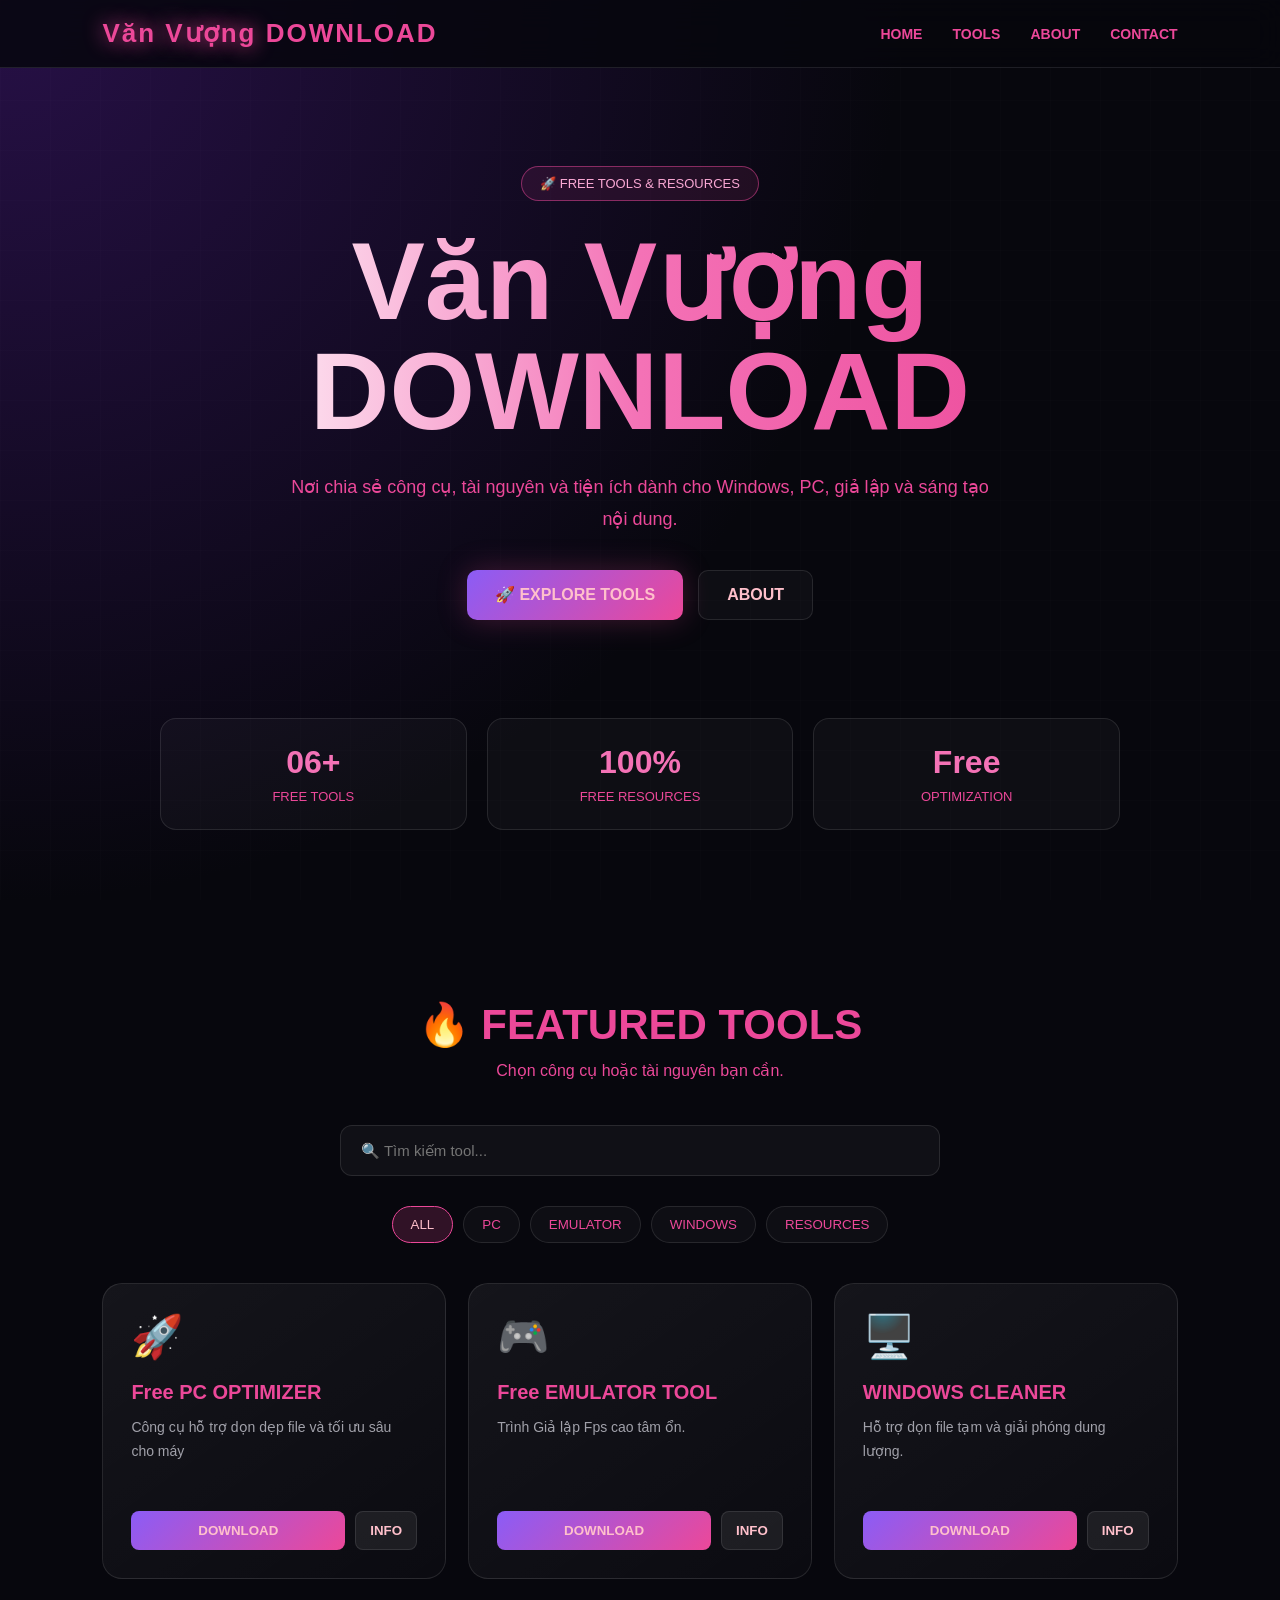
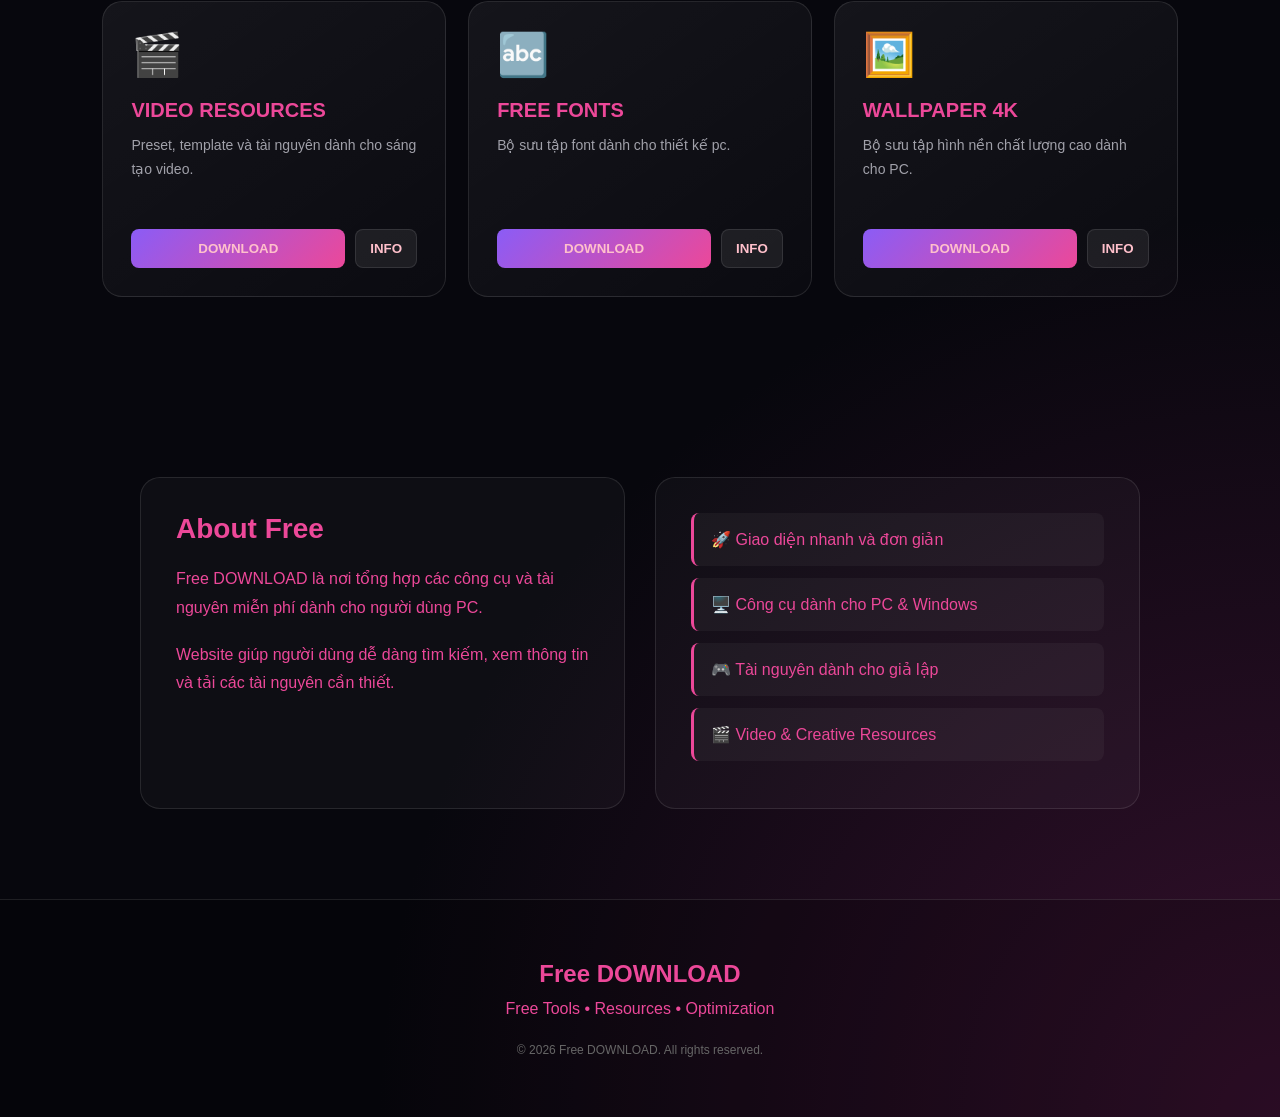
<file: index.html>
<!DOCTYPE html>
<html lang="vi">

<head>
    <meta charset="UTF-8">
    <meta name="viewport" content="width=device-width, initial-scale=1.0">

    <meta name="description"
        content="Free  - Kho chia sẻ công cụ, tài nguyên và tiện ích .">

    <title>Free Tools & Resources</title>

    <style>

        * {
            margin: 0;
            padding: 0;
            box-sizing: border-box;
            scroll-behavior: smooth;
        }

        :root {
            --bg: #07070d;
            --bg2: #10101b;
            --card: #141421;

            --purple: #8b5cf6;
            --pink: #ec4899;

            --white: #ffffff;
            --gray: #a1a1aa;

            --border: rgba(255,255,255,0.1);
        }

        body {
            font-family: Arial, Helvetica, sans-serif;

            background:
                radial-gradient(circle at top left, #271047 0%, transparent 30%),
                radial-gradient(circle at bottom right, #35102d 0%, transparent 30%),
                var(--bg);

            color: var(--pink);
            overflow-x: hidden;
        }

        /* BACKGROUND */

        .background {
            position: fixed;
            inset: 0;

            z-index: -1;
            pointer-events: none;

            opacity: 0.15;

            background-image:
                linear-gradient(rgba(255,255,255,.08) 1px, transparent 1px),
                linear-gradient(90deg, rgba(255,255,255,.08) 1px, transparent 1px);

            background-size: 50px 50px;
        }


        /* NAVBAR */

        nav {
            width: 100%;

            position: sticky;
            top: 0;

            z-index: 1000;

            display: flex;
            justify-content: space-between;
            align-items: center;

            padding: 18px 8%;

            background: rgba(7,7,13,0.85);

            backdrop-filter: blur(15px);

            border-bottom: 1px solid var(--border);
        }

        .logo {
            font-size: 26px;
            font-weight: 900;
            letter-spacing: 2px;
        }

        .logo span {
            color: var(--pink);
            text-shadow: 0 0 20px var(--pink);
        }

        .nav-links {
            display: flex;
            gap: 30px;
        }

        .nav-links a {
            color: var(--pink);
            text-decoration: none;

            font-size: 14px;
            font-weight: bold;

            transition: 0.3s;
        }

        .nav-links a:hover {
            color: var(--pink);
        }

        .menu-btn {
            display: none;

            background: transparent;
            color: pink;

            border: 1px solid var(--border);

            border-radius: 8px;

            padding: 8px 12px;

            cursor: pointer;
        }


        /* HERO */

        .hero {
            min-height: 650px;

            display: flex;
            justify-content: center;
            align-items: center;

            text-align: center;

            padding: 80px 20px;
        }

        .hero-content {
            max-width: 900px;
        }

        .badge {
            display: inline-block;

            padding: 9px 18px;
            margin-bottom: 25px;

            border-radius: 30px;

            border: 1px solid rgba(236,72,153,.5);

            background: rgba(236,72,153,.1);

            color: #f9a8d4;

            font-size: 13px;
        }

        .hero h1 {
            font-size: clamp(55px, 10vw, 110px);

            line-height: 1;

            margin-bottom: 25px;

            background:
                linear-gradient(
                    90deg,
                    #ffffff,
                    #f472b6,
                    #ec4899
                );

            -webkit-background-clip: text;
            -webkit-text-fill-color: transparent;
        }

        .hero p {
            max-width: 700px;
            margin: auto;

            color: var(--pink);

            font-size: 18px;

            line-height: 1.8;
        }

        .buttons {
            margin-top: 35px;

            display: flex;
            justify-content: center;

            gap: 15px;
            flex-wrap: wrap;
        }

        .btn {
            padding: 15px 28px;

            border-radius: 10px;

            text-decoration: none;

            font-weight: bold;

            transition: 0.3s;
        }

        .btn-primary {
            color: pink;

            background:
                linear-gradient(
                    135deg,
                    var(--purple),
                    var(--pink)
                );

            box-shadow:
                0 0 30px rgba(236,72,153,.25);
        }

        .btn-primary:hover {
            transform: translateY(-4px);

            box-shadow:
                0 0 40px rgba(236,72,153,.5);
        }

        .btn-secondary {
            color: pink;

            border: 1px solid var(--border);

            background:
                rgba(255,255,255,.03);
        }

        .btn-secondary:hover {
            background:
                rgba(255,255,255,.08);
        }


        /* STATS */

        .stats {
            max-width: 1000px;

            margin: auto;

            display: grid;

            grid-template-columns:
                repeat(3, 1fr);

            gap: 20px;

            padding: 0 20px 80px;
        }

        .stat {
            text-align: center;

            padding: 25px;

            border-radius: 16px;

            border:
                1px solid var(--border);

            background:
                rgba(255,255,255,.03);
        }

        .stat h2 {
            color: #f472b6;
            font-size: 32px;
        }

        .stat p {
            margin-top: 8px;

            color: var(--pink);

            font-size: 13px;
        }


        /* SECTION */

        section {
            padding: 90px 8%;
        }

        .section-title {
            text-align: center;

            margin-bottom: 45px;
        }

        .section-title h2 {
            font-size: 42px;

            margin-bottom: 12px;
        }

        .section-title p {
            color: var(--pink);
        }


        /* SEARCH */

        .search-box {
            max-width: 600px;

            margin:
                0 auto 30px;
        }

        .search-box input {
            width: 100%;

            padding: 16px 20px;

            border-radius: 12px;

            border:
                1px solid var(--border);

            background:
                rgba(255,255,255,.04);

            color: pink;

            outline: none;

            font-size: 15px;
        }

        .search-box input:focus {
            border-color: var(--pink);

            box-shadow:
                0 0 20px rgba(236,72,153,.2);
        }


        /* CATEGORY */

        .categories {
            display: flex;

            justify-content: center;

            flex-wrap: wrap;

            gap: 10px;

            margin-bottom: 40px;
        }

        .category {
            padding: 10px 18px;

            border-radius: 30px;

            border:
                1px solid var(--border);

            background:
                rgba(255,255,255,.03);

            color: var(--pink);

            cursor: pointer;

            transition: 0.3s;
        }

        .category:hover,
        .category.active {
            color: pink;

            border-color: var(--pink);

            background:
                rgba(236,72,153,.18);
        }


        /* TOOLS */

        .tools-grid {
            max-width: 1250px;

            margin: auto;

            display: grid;

            grid-template-columns:
                repeat(auto-fit, minmax(260px, 1fr));

            gap: 22px;
        }

        .tool-card {
            position: relative;

            overflow: hidden;

            padding: 28px;

            border-radius: 20px;

            border:
                1px solid var(--border);

            background:
                linear-gradient(
                    145deg,
                    rgba(255,255,255,.06),
                    rgba(255,255,255,.02)
                );

            transition: 0.3s;
        }

        .tool-card:hover {
            transform: translateY(-8px);

            border-color:
                rgba(236,72,153,.7);

            box-shadow:
                0 15px 40px rgba(236,72,153,.1);
        }

        .tool-icon {
            font-size: 42px;

            margin-bottom: 20px;
        }

        .tool-card h3 {
            font-size: 20px;

            margin-bottom: 12px;
        }

        .tool-card p {
            color: var(--gray);

            line-height: 1.7;

            font-size: 14px;

            min-height: 70px;
        }

        .tool-buttons {
            display: flex;

            gap: 10px;

            margin-top: 25px;
        }

        .download-btn,
        .info-btn {
            padding: 11px 14px;

            border-radius: 8px;

            cursor: pointer;

            font-weight: bold;

            transition: 0.3s;
        }

        .download-btn {
            flex: 1;

            border: none;

            color: pink;

            background:
                linear-gradient(
                    135deg,
                    var(--purple),
                    var(--pink)
                );
        }

        .download-btn:hover {
            transform: scale(1.03);
        }

        .info-btn {
            color: pink;

            background:
                rgba(255,255,255,.07);

            border:
                1px solid var(--border);
        }


        /* ABOUT */

        .about-grid {
            max-width: 1000px;

            margin: auto;

            display: grid;

            grid-template-columns:
                1fr 1fr;

            gap: 30px;
        }

        .about-box {
            padding: 35px;

            border-radius: 20px;

            border:
                1px solid var(--border);

            background:
                rgba(255,255,255,.03);
        }

        .about-box h3 {
            font-size: 28px;

            margin-bottom: 20px;
        }

        .about-box p {
            color: var(--pink);

            line-height: 1.8;
        }

        .feature {
            padding: 17px;

            margin-bottom: 12px;

            border-left:
                3px solid var(--pink);

            background:
                rgba(255,255,255,.04);

            border-radius: 8px;
        }


        /* FOOTER */

        footer {
            text-align: center;

            padding: 60px 20px;

            border-top:
                1px solid var(--border);

            background:
                rgba(0,0,0,.2);
        }

        footer h2 {
            margin-bottom: 12px;
        }

        footer p {
            color: var(--pink);
        }

        .copyright {
            margin-top: 25px;

            color: #666;

            font-size: 12px;
        }


        /* MODAL */

        .modal {
            position: fixed;

            inset: 0;

            display: none;

            align-items: center;
            justify-content: center;

            padding: 20px;

            background:
                rgba(0,0,0,.8);

            z-index: 3000;
        }

        .modal.active {
            display: flex;
        }

        .modal-box {
            position: relative;

            width: 100%;
            max-width: 500px;

            padding: 35px;

            border-radius: 20px;

            background: #11111c;

            border:
                1px solid var(--border);
        }

        .close {
            position: absolute;

            right: 20px;
            top: 12px;

            font-size: 28px;

            cursor: pointer;

            color: var(--pink);
        }

        .modal-box h2 {
            margin-bottom: 20px;
        }

        .modal-box p {
            color: var(--pink);

            line-height: 1.8;
        }


        /* TOAST */

        .toast {
            position: fixed;

            right: 25px;
            bottom: 25px;

            padding: 16px 20px;

            background: #191925;

            border:
                1px solid var(--border);

            border-radius: 10px;

            opacity: 0;

            transform:
                translateY(100px);

            transition: 0.3s;

            z-index: 4000;
        }

        .toast.show {
            opacity: 1;

            transform:
                translateY(0);
        }


        /* MOBILE */

        @media (max-width: 768px) {

            nav {
                padding: 15px 6%;
            }

            .menu-btn {
                display: block;
            }

            .nav-links {
                display: none;

                position: absolute;

                top: 100%;
                left: 0;

                width: 100%;

                flex-direction: column;

                padding: 20px 8%;

                background: #0c0c14;

                border-bottom:
                    1px solid var(--border);
            }

            .nav-links.active {
                display: flex;
            }

            .stats {
                grid-template-columns: 1fr;
            }

            .about-grid {
                grid-template-columns: 1fr;
            }

            section {
                padding: 70px 6%;
            }

            .section-title h2 {
                font-size: 32px;
            }
        }

    </style>

</head>


<body>

<div class="background"></div>


<!-- NAVBAR -->

<nav>

    <div class="logo">
        <span> Văn Vượng </span> DOWNLOAD
    </div>

    <button class="menu-btn" onclick="toggleMenu()">
        ☰
    </button>

    <div class="nav-links" id="navLinks">

        <a href="#home">HOME</a>

        <a href="#tools">TOOLS</a>

        <a href="#about">ABOUT</a>

        <a href="#contact">CONTACT</a>

    </div>

</nav>


<!-- HERO -->

<section class="hero" id="home">

    <div class="hero-content">

        <div class="badge">
            🚀 FREE TOOLS & RESOURCES
        </div>

        <h1> Văn Vượng DOWNLOAD</h1>

        <p>
            Nơi chia sẻ công cụ, tài nguyên và tiện ích
            dành cho Windows, PC, giả lập và sáng tạo nội dung.
        </p>

        <div class="buttons">

            <a href="#tools" class="btn btn-primary">
                🚀 EXPLORE TOOLS
            </a>

            <a href="#about" class="btn btn-secondary">
                ABOUT
            </a>

        </div>

    </div>

</section>


<!-- STATS -->

<div class="stats">

    <div class="stat">
        <h2>06+</h2>
        <p>FREE TOOLS</p>
    </div>

    <div class="stat">
        <h2>100%</h2>
        <p>FREE RESOURCES</p>
    </div>

    <div class="stat">
        <h2>Free</h2>
        <p>OPTIMIZATION</p>
    </div>

</div>


<!-- TOOLS -->

<section id="tools">

    <div class="section-title">

        <h2>🔥 FEATURED TOOLS</h2>

        <p>
            Chọn công cụ hoặc tài nguyên bạn cần.
        </p>

    </div>


    <!-- SEARCH -->

    <div class="search-box">

        <input
            type="text"
            id="searchInput"
            placeholder="🔍 Tìm kiếm tool..."
            onkeyup="searchTools()"
        >

    </div>


    <!-- CATEGORY -->

    <div class="categories">

        <button class="category active"
            onclick="filterTools('all', this)">
            ALL
        </button>

        <button class="category"
            onclick="filterTools('pc', this)">
            PC
        </button>

        <button class="category"
            onclick="filterTools('emulator', this)">
            EMULATOR
        </button>

        <button class="category"
            onclick="filterTools('windows', this)">
            WINDOWS
        </button>

        <button class="category"
            onclick="filterTools('resources', this)">
            RESOURCES
        </button>

    </div>


    <!-- TOOL LIST -->

    <div class="tools-grid">


        <div class="tool-card" data-category="pc">

            <div class="tool-icon">🚀</div>

            <h3>Free PC OPTIMIZER</h3>

            <p>
                Công cụ hỗ trợ dọn dẹp file và tối ưu sâu cho máy
            </p>

            <div class="tool-buttons">

                <button class="download-btn"
                    onclick="downloadTool('Free PC OPTIMIZER', 'https://exe.io/HnP0rVv')">
                    DOWNLOAD
                </button>

                <button class="info-btn"
                    onclick="showInfo('Free PC OPTIMIZER','Công cụ hỗ trợ dọn dẹp file và tối ưu sâu cho máy.')">
                    INFO
                </button>

            </div>

        </div>


        <div class="tool-card" data-category="emulator">

            <div class="tool-icon">🎮</div>

            <h3>Free EMULATOR TOOL</h3>

            <p>
                Trình Giả lập Fps cao tâm ổn.
            </p>

            <div class="tool-buttons">

                <button class="download-btn"
                    onclick="downloadTool('Free EMULATOR TOOL', 'https://exe.io/Emunator')">
                    DOWNLOAD
                </button>

                <button class="info-btn"
                    onclick="showInfo('Free EMULATOR TOOL','Trình Giả lập Fps cao tâm ổn.')">
                    INFO
                </button>

            </div>

        </div>


        <div class="tool-card" data-category="windows">

            <div class="tool-icon">🖥️</div>

            <h3>WINDOWS CLEANER</h3>

            <p>
                Hỗ trợ dọn file tạm và giải phóng dung lượng.
            </p>

            <div class="tool-buttons">

                <button class="download-btn"
                    onclick="downloadTool('WINDOWS CLEANER', 'https://exe.io/WINDOWS_CLEANER')">
                    DOWNLOAD
                </button>

                <button class="info-btn"
                    onclick="showInfo('WINDOWS CLEANER','Công cụ hỗ trợ dọn dẹp các file tạm không cần thiết.')">
                    INFO
                </button>

            </div>

        </div>


        <div class="tool-card" data-category="resources">

            <div class="tool-icon">🎬</div>

            <h3>VIDEO RESOURCES</h3>

            <p>
                Preset, template và tài nguyên dành cho sáng tạo video.
            </p>

            <div class="tool-buttons">

                <button class="download-btn"
                    onclick="downloadTool('VIDEO RESOURCES', '#')">
                    DOWNLOAD
                </button>

                <button class="info-btn"
                    onclick="showInfo('VIDEO RESOURCES','Tổng hợp tài nguyên sửa file và độ nhạy + reg')">
                    INFO
                </button>

            </div>

        </div>


        <div class="tool-card" data-category="resources">

            <div class="tool-icon">🔤</div>

            <h3>FREE FONTS</h3>

            <p>
                Bộ sưu tập font dành cho thiết kế pc.
            </p>

            <div class="tool-buttons">

                <button class="download-btn"
                    onclick="downloadTool('FREE FONTS', '#')">
                    DOWNLOAD
                </button>

                <button class="info-btn"
                    onclick="showInfo('FREE FONTS','Tổng hợp font và tài nguyên typography.')">
                    INFO
                </button>

            </div>

        </div>


        <div class="tool-card" data-category="resources">

            <div class="tool-icon">🖼️</div>

            <h3>WALLPAPER 4K</h3>

            <p>
                Bộ sưu tập hình nền chất lượng cao dành cho PC.
            </p>

            <div class="tool-buttons">

                <button class="download-btn"
                    onclick="downloadTool('Ico Giả Lập', 'https://exe.io/Ol5fg')">
                    DOWNLOAD
                </button>

                <button class="info-btn"
                    onclick="showInfo('Ico Giả Lập','Bộ sưu tập hình nền độ phân giải cao.')">
                    INFO
                </button>

            </div>

        </div>

    </div>

</section>
 
    
<!-- ABOUT -->

<section id="about">

    <div class="about-grid">

        <div class="about-box">

            <h3>About Free</h3>

            <p>
                Free DOWNLOAD là nơi tổng hợp các công cụ
                và tài nguyên miễn phí dành cho người dùng PC.
            </p>

            <br>

            <p>
                Website giúp người dùng dễ dàng tìm kiếm,
                xem thông tin và tải các tài nguyên cần thiết.
            </p>

        </div>


        <div class="about-box">

            <div class="feature">
                🚀 Giao diện nhanh và đơn giản
            </div>

            <div class="feature">
                🖥️ Công cụ dành cho PC & Windows
            </div>

            <div class="feature">
                🎮 Tài nguyên dành cho giả lập
            </div>

            <div class="feature">
                🎬 Video & Creative Resources
            </div>

        </div>

    </div>

</section>


<!-- FOOTER -->

<footer id="contact">

    <h2>
        <span style="color:#ec4899;">Free</span> DOWNLOAD
    </h2>

    <p>
        Free Tools • Resources • Optimization
    </p>

    <div class="copyright">

        © <span id="year"></span> Free DOWNLOAD.

        All rights reserved.

    </div>

</footer>


<!-- MODAL -->

<div class="modal" id="modal">

    <div class="modal-box">

        <span class="close" onclick="closeModal()">
            ×
        </span>

        <h2 id="modalTitle">
            Tool Information
        </h2>

        <p id="modalText"></p>

    </div>

</div>

    
<!-- TOAST -->

<div class="toast" id="toast">
    Ready
</div>


<script>

    function toggleMenu() {

        document
            .getElementById("navLinks")
            .classList
            .toggle("active");

    }


    function searchTools() {

        const input =
            document
            .getElementById("searchInput")
            .value
            .toLowerCase();

        const cards =
            document.querySelectorAll(".tool-card");

        cards.forEach(card => {

            const text =
                card.innerText.toLowerCase();

            if (text.includes(input)) {

                card.style.display = "block";

            } else {

                card.style.display = "none";

            }

        });

    }


    function filterTools(category, button) {

        const cards =
            document.querySelectorAll(".tool-card");

        const buttons =
            document.querySelectorAll(".category");

        buttons.forEach(btn => {

            btn.classList.remove("active");

        });

        button.classList.add("active");

        cards.forEach(card => {

            if (
                category === "all" ||
                card.dataset.category === category
            ) {

                card.style.display = "block";

            } else {

                card.style.display = "none";

            }

        });

    }


    function showInfo(title, text) {

        document
            .getElementById("modalTitle")
            .innerText = title;

        document
            .getElementById("modalText")
            .innerText = text;

        document
            .getElementById("modal")
            .classList
            .add("active");

    }


    function closeModal() {

        document
            .getElementById("modal")
            .classList
            .remove("active");

    }


    window.addEventListener("click", function(event) {

        const modal =
            document.getElementById("modal");

        if (event.target === modal) {

            closeModal();

        }

    });


    function downloadTool(name, link) {

        if (link === "#") {

            showToast(
                name +
                " Chưa up Code mới xin đợi."
            );

            return;

        }

        showToast(
            "LÊN XE..."
        );

        setTimeout(function() {

            window.open(
                link,
                "_blank"
            );

        }, 700);

    }


    function showToast(message) {

        const toast =
            document.getElementById("toast");

        toast.innerText = message;

        toast.classList.add("show");

        setTimeout(function() {

            toast.classList.remove("show");

        }, 3000);

    }


    document
        .getElementById("year")
        .innerText =
        new Date().getFullYear();

</script>

</body>
</html>
</file>
